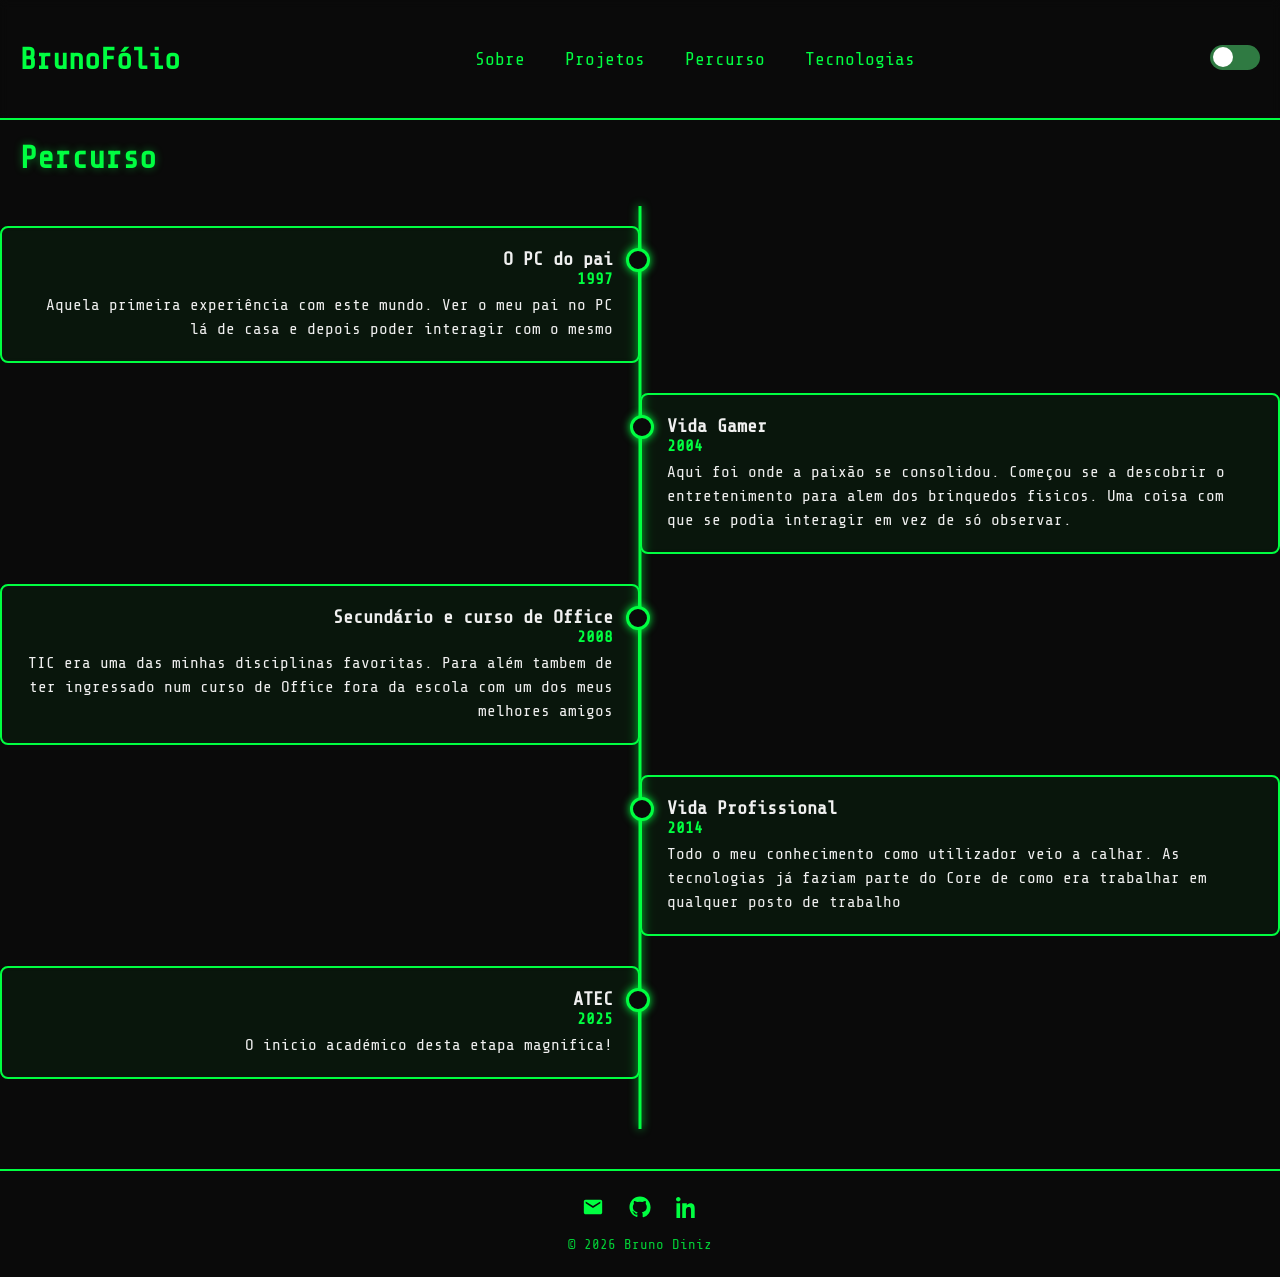
<file: pages/percurso.html>
<!DOCTYPE html>
<html lang="pt">
<head>
    <meta charset="UTF-8">
    <meta name="viewport" content="width=device-width, initial-scale=1.0">
    <link href="https://fonts.googleapis.com/css2?family=Share+Tech+Mono&display=swap" rel="stylesheet">
    <link rel="stylesheet" href="../css/style.css">
    <link rel="stylesheet" href="../css/percurso.css">
    <title>Percurso</title>
    <script src="/js/components.js" defer></script>
    <script src="/js/nav.js" defer></script>
    <script src="/js/darkmode.js" defer></script>
    <script src="/js/scrollreveal.js" defer></script>

</head>
<body>
    <div id ="header-placeholder"></div>
    <main>
        <h1>Percurso</h1>
        <div class="timeline">
            <ul>
                <li>
                    <h3>O PC do pai</h3>
                    <p class="ano">1997</p>
                    <p class="descricao">Aquela primeira experiência com este mundo. Ver o meu pai no PC lá de casa e depois poder interagir com o mesmo</p>
                </li>
                <li>
                    <h3>Vida Gamer</h3>
                    <p class="ano">2004</p>
                    <p class="descricao">Aqui foi onde a paixão se consolidou. Começou se a descobrir o entretenimento para alem dos brinquedos fisicos. 
                        Uma coisa com que se podia interagir em vez de só observar.</p>
                </li>
                <li>
                    <h3>Secundário e curso de Office</h3>
                    <p class="ano">2008</p>
                    <p class="descricao">TIC era uma das minhas disciplinas favoritas. Para além tambem de ter ingressado num curso de Office fora da escola com um dos meus melhores amigos</p>
                </li>
                <li>
                    <h3>Vida Profissional</h3>
                    <p class="ano">2014</p>
                    <p class="descricao">Todo o meu conhecimento como utilizador veio a calhar. As tecnologias já faziam parte do Core de como era trabalhar em qualquer posto de trabalho</p>
                </li>
                <li>
                    <h3>ATEC</h3>
                    <p class="ano">2025</p>
                    <p class="descricao">O inicio académico desta etapa magnifica!</p>
                </li>
            </ul>
        </div>
       <div class="espaco"></div>

    </main>
    <div id ="footer-placeholder"></div>

</body>
</html>
</file>
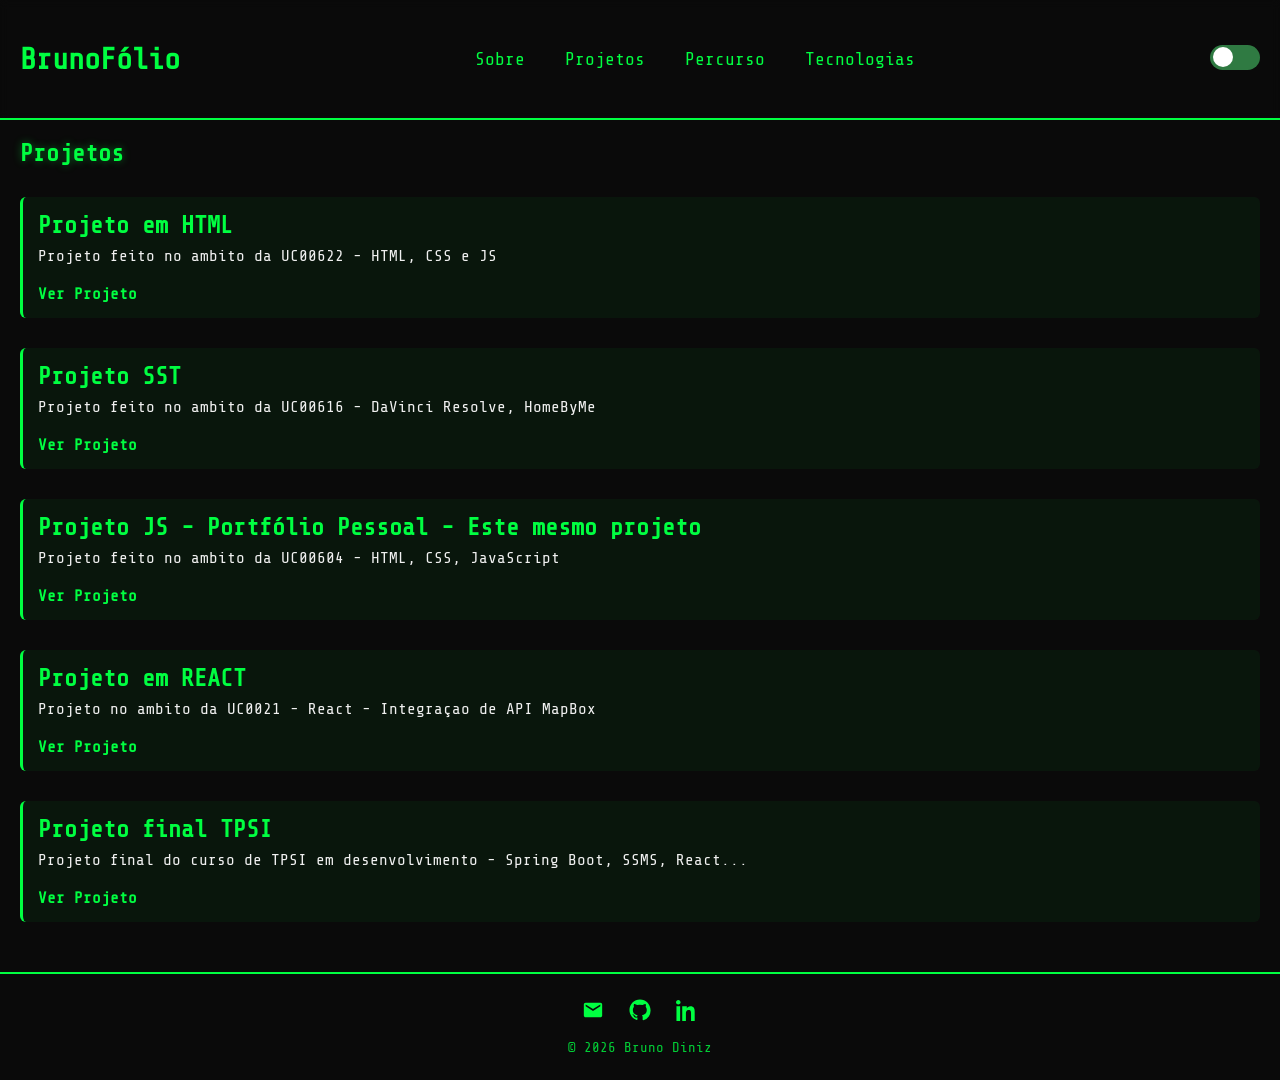
<file: pages/projetos.html>
<!DOCTYPE html>
<html lang="pt">
<head>
    <meta charset="UTF-8">
    <meta name="viewport" content="width=device-width, initial-scale=1.0">
    <link href="https://fonts.googleapis.com/css2?family=Share+Tech+Mono&display=swap" rel="stylesheet">
    <link rel="stylesheet" href="/css/style.css">
    <link rel="stylesheet" href="/css/projetos.css">
    <title>Projetos</title>
    <script src="/js/components.js" defer></script>
    <script src="/js/nav.js" defer></script>
    <script src="/js/darkmode.js" defer></script>
    <script src="/js/scrollreveal.js" defer></script>
</head>
<body>
    <div id ="header-placeholder"></div>
    <main>
        <section id="projetos">
    <h1>Projetos</h1>

    <div class="projeto">
        <h2>Projeto em HTML</h2>
        <p>Projeto feito no ambito da UC00622 - HTML, CSS e JS</p>
        <a href="https://github.com/KilsoZ/Projeto-Final-UC00622" target="_blank">Ver Projeto</a>
    </div>

    <div class="projeto">
        <h2>Projeto SST</h2>
        <p>Projeto feito no ambito da UC00616 - DaVinci Resolve, HomeByMe</p>
        <a href="https://www.canva.com/design/DAG-qhZY1a4/DpMr7sGABEREIO-H1tQ8Kw/view?utm_content=DAG-qhZY1a4&utm_campaign=designshare&utm_medium=link2&utm_source=uniquelinks&utlId=h975ada336d" target="_blank">Ver Projeto</a>
    </div>

    <div class="projeto">
        <h2>Projeto JS - Portfólio Pessoal - Este mesmo projeto</h2>
        <p>Projeto feito no ambito da UC00604 - HTML, CSS, JavaScript</p>
        <a href="https://github.com/KilsoZ/brunodinizprojecto604" target="_blank">Ver Projeto</a>
    </div>

    <div class="projeto">
        <h2>Projeto em REACT</h2>
        <p>Projeto no ambito da UC0021 - React - Integraçao de API MapBox</p>
        <a href="https://github.com/KilsoZ/UC00610---REACT" target="_blank">Ver Projeto</a>
    </div>

    <div class="projeto">
        <h2>Projeto final TPSI</h2>
        <p>Projeto final do curso de TPSI em desenvolvimento - Spring Boot, SSMS, React...</p>
        <a href="https://github.com/KilsoZ/psyflow" target="_blank">Ver Projeto</a>
    </div>


</section>

    </main>
    <div id ="footer-placeholder"></div>

</body>
</html>
</file>
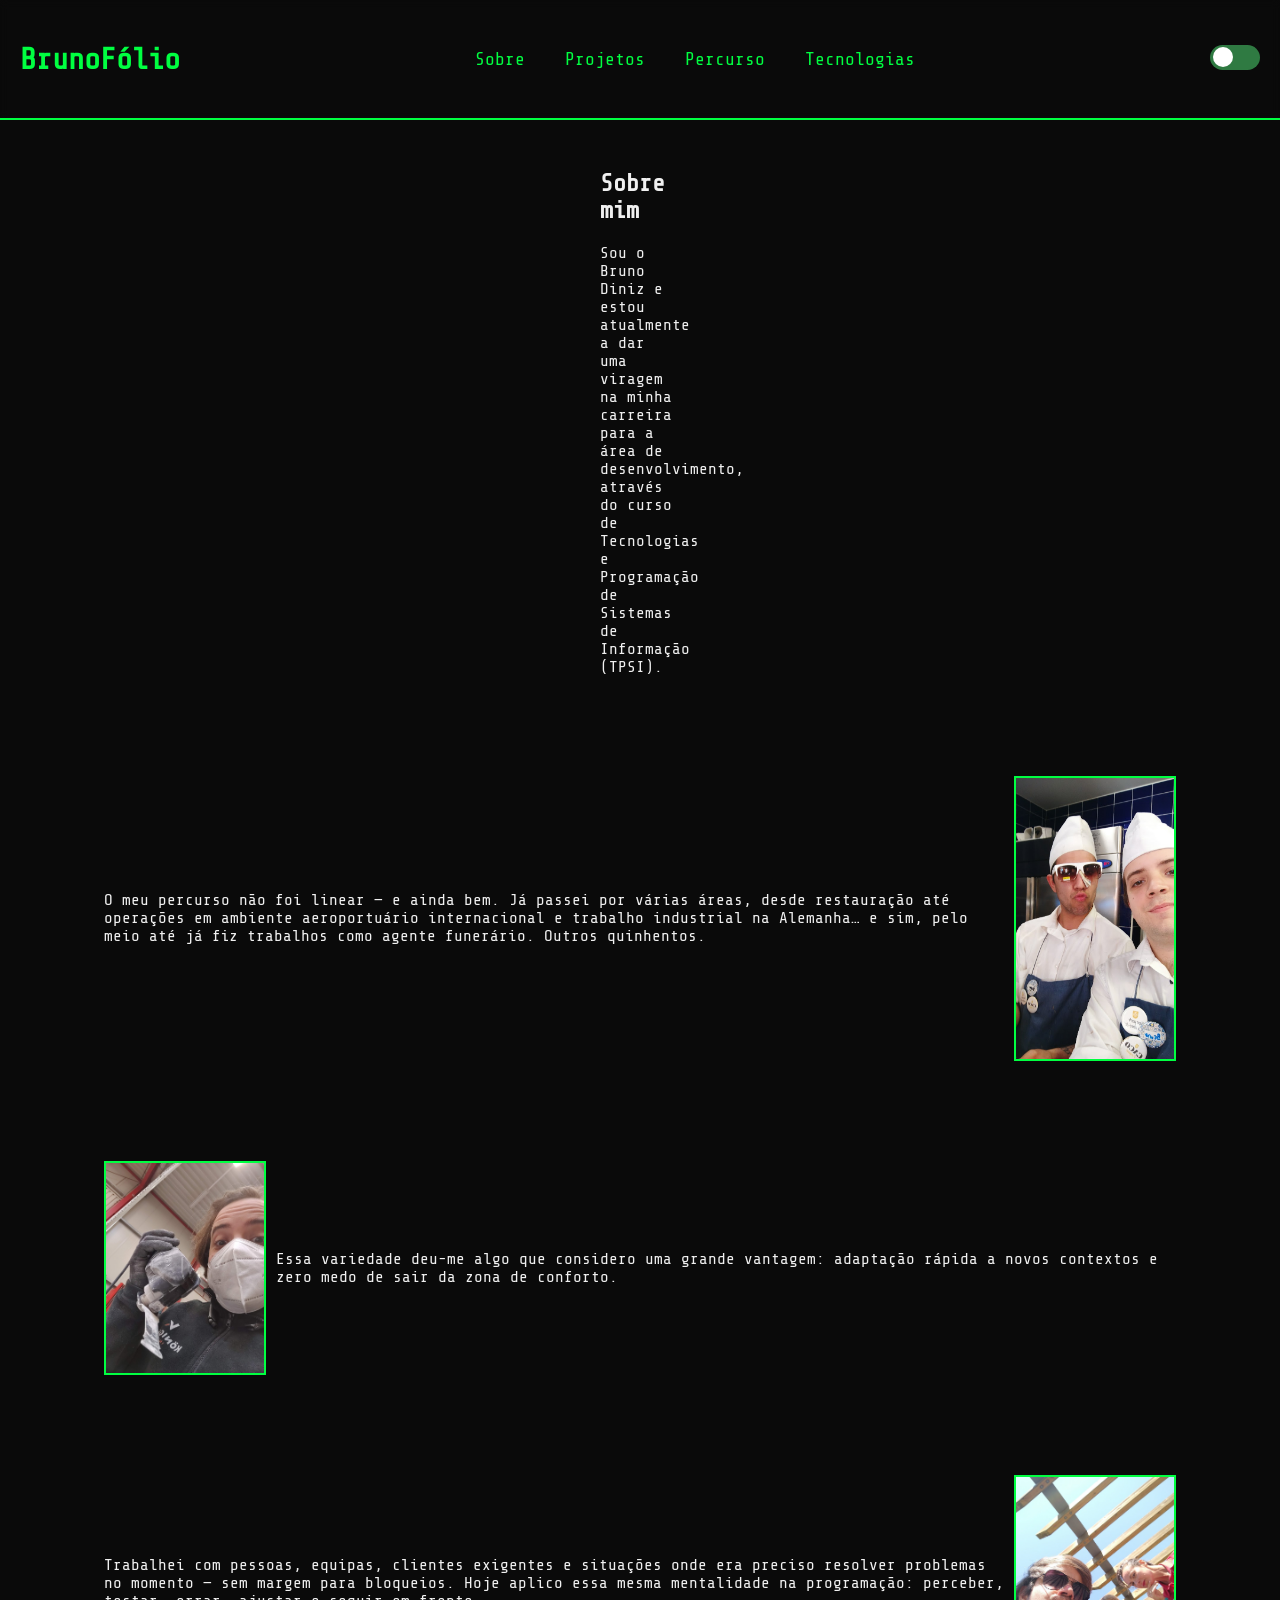
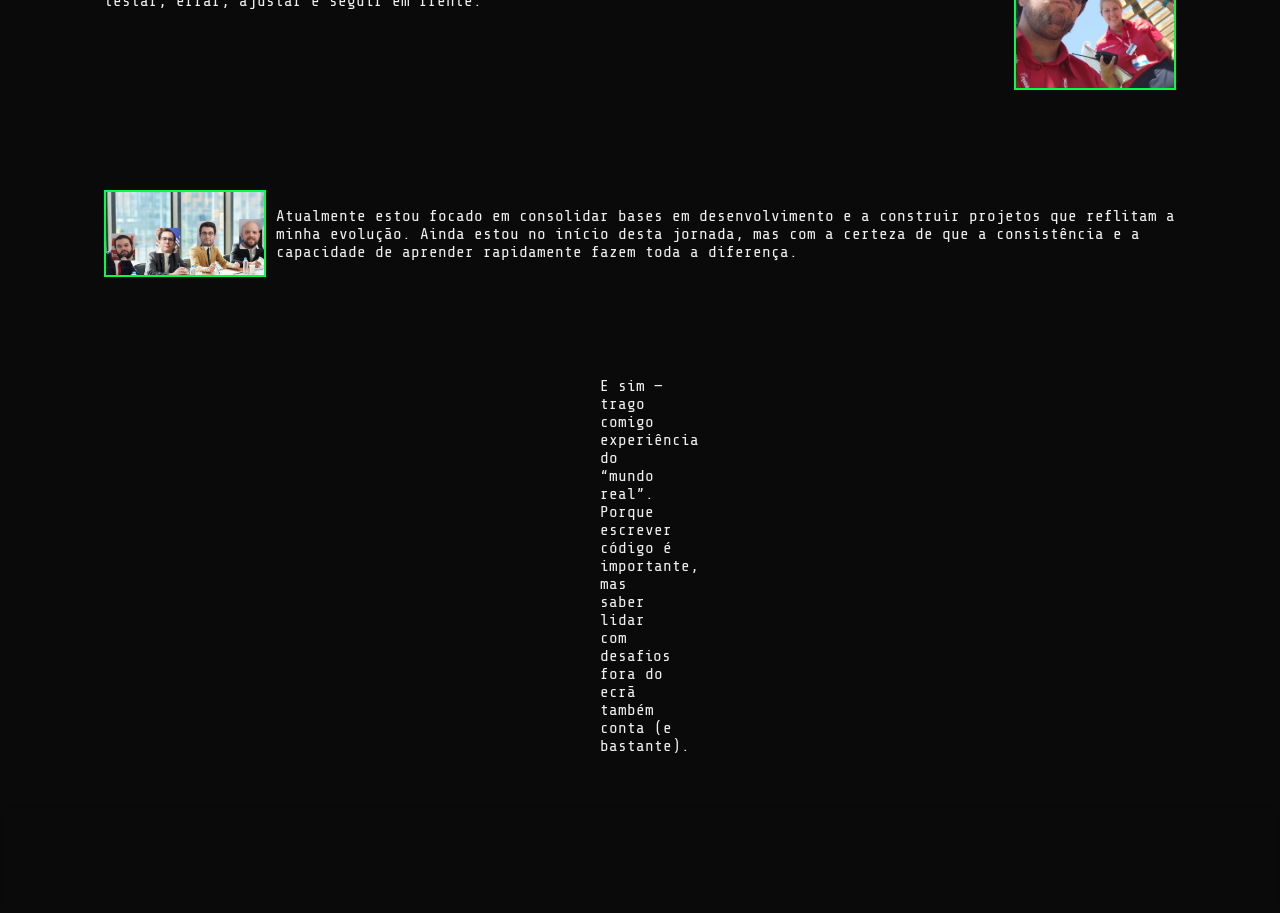
<file: pages/sobre.html>
<!DOCTYPE html>
<html lang="pt">
<head>
    <meta charset="UTF-8">
    <meta name="viewport" content="width=device-width, initial-scale=1.0">
    <link href="https://fonts.googleapis.com/css2?family=Share+Tech+Mono&display=swap" rel="stylesheet">
    <link rel="stylesheet" href="../css/style.css">
    <link rel="stylesheet" href="../css/sobre.css">
    <title>Sobre mim</title>
    <script src="../js/components.js" defer></script>
    <script src="../js/nav.js" defer></script>
    <script src="../js/darkmode.js" defer></script>
    <script src="../js/lightbox.js" defer></script>
</head>
<body>
    <div id ="header-placeholder"></div>
    <main>
        <div class="intro">
            <h2>Sobre mim</h2>
            <p>
            Sou o Bruno Diniz e estou atualmente a dar uma viragem na minha carreira para
             a área de desenvolvimento, através do curso de Tecnologias e Programação de Sistemas de Informação (TPSI).
            </p>
        </div>
        

            <div class="bio-bloco">
                <p>
                    O meu percurso não foi linear — e ainda bem. Já passei por várias áreas, desde restauração até operações em ambiente aeroportuário internacional
                    e trabalho industrial na Alemanha… e sim, pelo meio até já fiz trabalhos como agente funerário. Outros quinhentos.
                </p>
                <img src="../img/SM-CACO.jpg" alt="">
            </div>

            
            <div class="bio-bloco">
                <img src="../img/SM-ALEMANHA.jpg" alt="">
                <p>
                Essa variedade deu-me algo que considero uma grande vantagem: adaptação rápida a novos contextos e zero medo de sair da zona de conforto.
                </p>
            </div>
            

            <div class="bio-bloco">
                <p>
                Trabalhei com pessoas, equipas, clientes exigentes e situações onde era preciso resolver problemas no momento
                 — sem margem para bloqueios. Hoje aplico essa mesma mentalidade na programação: perceber, testar, errar, ajustar e seguir em frente.
                </p>
                <img src="../img/SM-Jet2.jpg" alt="">
            </div>
            

            <div class="bio-bloco">
                <img src="/img/Grupo.png" alt="">
                <p>
                Atualmente estou focado em consolidar bases em desenvolvimento e a construir projetos que reflitam a minha evolução. 
                Ainda estou no início desta jornada, mas com a certeza de que a consistência e a capacidade de aprender rapidamente fazem toda a diferença.
                </p>
            </div>
            
            <div class="end">
                <p>
                E sim — trago comigo experiência do “mundo real”. Porque escrever código é importante, mas saber lidar com desafios fora do ecrã também conta (e bastante).
                </p>
            </div>
            

    </main>
    <div id ="footer-placeholder"></div>

</body>
</html>
</file>
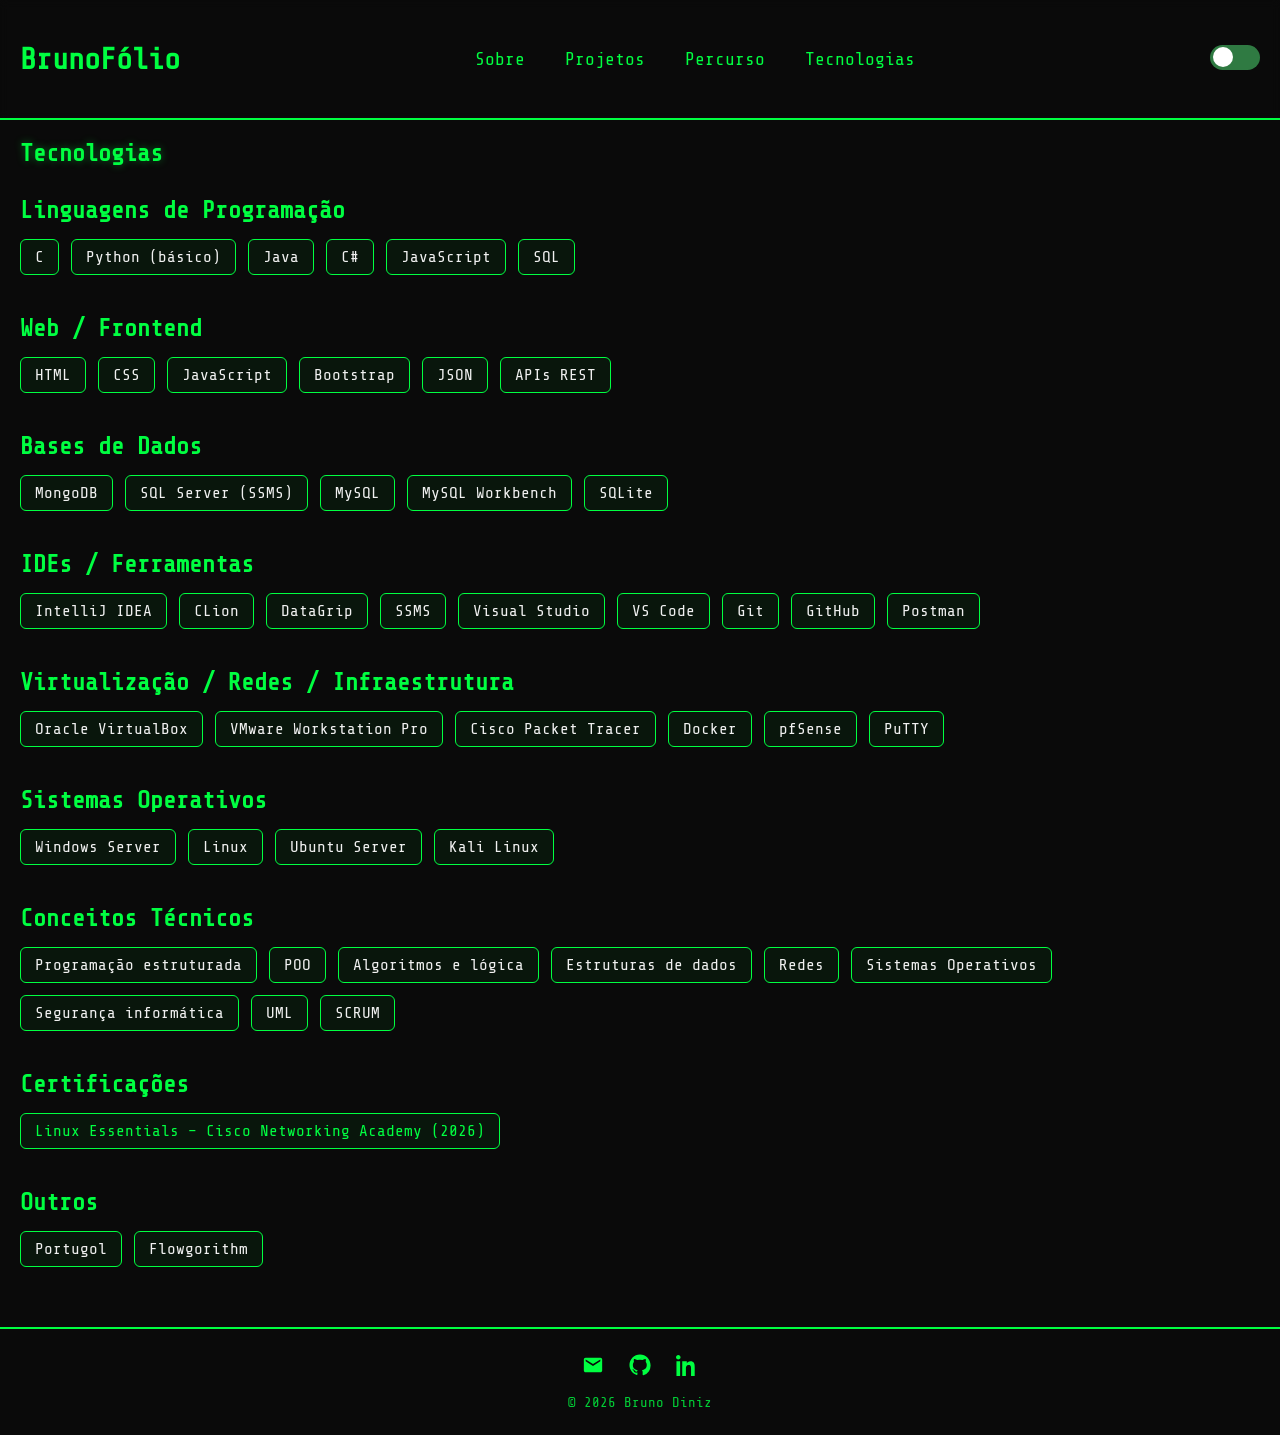
<file: pages/tecnologias.html>
<!DOCTYPE html>
<html lang="pt">
<head>
    <meta charset="UTF-8">
    <meta name="viewport" content="width=device-width, initial-scale=1.0">
    <link href="https://fonts.googleapis.com/css2?family=Share+Tech+Mono&display=swap" rel="stylesheet">
    <link rel="stylesheet" href="../css/style.css">
    <link rel="stylesheet" href="../css/tecnologias.css">
    <title>Tecnologias</title>
    <script src="../js/components.js" defer></script>
    <script src="/js/nav.js" defer></script>
    <script src="/js/darkmode.js" defer></script>
    <script src="/js/scrollreveal.js"></script>
</head>
<body>
    <div id ="header-placeholder"></div>
    <main>
        <section id="tecnologias">
    <h1>Tecnologias</h1>

    <div class="tech-category">
        <h2>Linguagens de Programação</h2>
        <div class="tech-grid">
            <span>C</span>
            <span>Python (básico)</span>
            <span>Java</span>
            <span>C#</span>
            <span>JavaScript</span>
            <span>SQL</span>

        </div>
    </div>

    <div class="tech-category">
        <h2>Web / Frontend</h2>
        <div class="tech-grid">
            <span>HTML</span>
            <span>CSS</span>
            <span>JavaScript</span>
            <span>Bootstrap</span>
            <span>JSON</span>
            <span>APIs REST</span>
        </div>
    </div>

    <div class="tech-category">
        <h2>Bases de Dados</h2>
        <div class="tech-grid">
            <span>MongoDB</span>
            <span>SQL Server (SSMS)</span>
            <span>MySQL</span>
            <span>MySQL Workbench</span>
            <span>SQLite</span>
        </div>
    </div>

    <div class="tech-category">
        <h2>IDEs / Ferramentas</h2>
        <div class="tech-grid">
            <span>IntelliJ IDEA</span>
            <span>CLion</span>
            <span>DataGrip</span>
            <span>SSMS</span>
            <span>Visual Studio</span>
            <span>VS Code</span>
            <span>Git</span>
            <span>GitHub</span>
            <span>Postman</span>
        </div>
    </div>

    <div class="tech-category">
        <h2>Virtualização / Redes / Infraestrutura</h2>
        <div class="tech-grid">
            <span>Oracle VirtualBox</span>
            <span>VMware Workstation Pro</span>
            <span>Cisco Packet Tracer</span>
            <span>Docker</span>
            <span>pfSense</span>
            <span>PuTTY</span>
        </div>
    </div>

    <div class="tech-category">
        <h2>Sistemas Operativos</h2>
        <div class="tech-grid">
            <span>Windows Server</span>
            <span>Linux</span>
            <span>Ubuntu Server</span>
            <span>Kali Linux</span>
        </div>
    </div>

    <div class="tech-category">
        <h2>Conceitos Técnicos</h2>
        <div class="tech-grid">
            <span>Programação estruturada</span>
            <span>POO</span>
            <span>Algoritmos e lógica</span>
            <span>Estruturas de dados</span>
            <span>Redes</span>
            <span>Sistemas Operativos</span>
            <span>Segurança informática</span>
            <span>UML</span>
            <span>SCRUM</span>
        </div>
    </div>
    
    <div class="tech-category">
    <h2>Certificações</h2>
    <div class="tech-grid">
        <a href="/assets/certificacoes/Linux_Essentials_certificate_brunomiguelr93-gmail-com_16793d82-77bc-4bc1-963e-2449dc51276d.pdf" target="_blank" class="cert-link">
            Linux Essentials – Cisco Networking Academy (2026)
        </a>
    </div>
    </div>


    <div class="tech-category">
        <h2>Outros</h2>
        <div class="tech-grid">
            <span>Portugol</span>
            <span>Flowgorithm</span>
        </div>
    </div>
</section>

    </main>
    <div id ="footer-placeholder"></div>

</body>
</html>
</file>
<file: css/style.css>
* {
    margin: 0;
    padding: 0;
    box-sizing: border-box;
}

:root {
    --cor-de-fundo: #0a0a0a;
    --cor-de-texto: #f0f0f0;
    --cor-de-destaque: #00ff41;
    --header-height: 120px;

}

body.light-mode{
    --cor-de-fundo:#e8ffe8;
    --cor-de-texto:#0a0a0a;
    --cor-de-destaque:#007a1f;
}



.hamburger{
    display: none;
}

.hamburger span{
    display:block;
    width: 35px;
    height: 2px;
    margin-bottom: 5px;
    background-color: var(--cor-de-destaque);
}

.hamburger span:last-child{
    margin-bottom: 0;
}

.btn {
    display: inline-block;
    margin-top: 20px;
    padding: 10px 20px;
    background-color: var(--cor-de-destaque);
    color: var(--cor-de-fundo);
    text-decoration: none;
    font-size: 18px;
    transition: background-color 0.3s ease;
}

#darkmode-toggle {
    display: none;
}

.dark-mode-toggle label {
    display: inline-block;
    width: 50px;
    height: 25px;
    background-color: #2f7a42;
    border-radius: 25px;
    position: relative;
    cursor: pointer;
}

.dark-mode-toggle label::before {
    content: '';
    position: absolute;
    width: 20px;
    height: 20px;
    background-color: white;
    border-radius: 50%;
    top: 2.5px;
    left: 2.5px;
    transition: transform 0.3s ease;
}

#darkmode-toggle:checked + label::before {
    transform: translateX(25px);
}


body{
    font-family: 'Share Tech Mono', monospace;
    background-color: var(--cor-de-fundo);
    color: var(--cor-de-texto);
    z-index: 0;
}

header {
    position: fixed;
    top:0;
    left:0;
    width: 100%;
    display: flex;
    justify-content: space-between;
    align-items: center;
    padding: 20px;
    background-color: transparent;
    border-bottom: var(--cor-de-destaque) 2px solid;
    height: var(--header-height);
    backdrop-filter: blur(5px);
    -webkit-backdrop-filter: blur(5px);
    z-index: 10;
}

.logo {
    font-size: 30px;
    font-weight: bold;
    color: var(--cor-de-destaque);
}

.logo a{
    text-decoration: none;
    color: var(--cor-de-destaque);
    transition: color 0.3s ease;
}

nav {
    flex: 1;
    display: flex;
    justify-content: center;
}

.nav-links {
    display: flex;
    gap: 40px;
    list-style: none;

}

.nav-links a {
    text-decoration: none;
    color: var(--cor-de-destaque);
    font-size: 18px;
    transition: color 0.3s ease;
}

.nav-links a:hover {
    color: var(--cor-de-texto);
}

main {
    padding-top: var(--header-height);
   
}

section {
    padding: 20px 0;
}

#hero {
    display: flex;
    align-items: center;
    justify-content: center;
    min-height: 80vh;
    position:relative
}

#hero h1 {
    font-size: 48px;
    margin-bottom: 20px;
    color: var(--cor-de-destaque)
}

#hero h2 {
    font-size: 24px;
    margin-bottom: 20px;
}

#hero p {
    font-size: 20px;
}

#hero .btn{
    align-self: center;
}

.hero-text {
    display: flex;
    flex-direction: column;
    gap: 20px;
    text-align: center;
    align-items: center;
}

#hero .headshot {
    float: right; 
    margin-left: 100px; 
    margin-bottom: 15px; 
    border: 3px solid var(--cor-de-destaque); 
    border-radius: 50%; 
    overflow: hidden;
    width: 200px; 
    height: auto;
    box-shadow: 0 0 12px rgba(0,0,0,0.15);
}

#matrix-canvas {
    position: absolute;
    top: 0;
    left: 0;
    width: 100%;
    height: 100%;
    z-index: -1;   
    background-color: rgb(0, 0, 0); 
    border-bottom: var(--cor-de-destaque) 2px solid;
}

.cards-container {
    display: flex;
    flex-wrap: wrap;                 
    justify-content: center;         
    gap: 40px;                       
    padding: 0 20px;                 
}

.card {
    background: var(--cor-de-fundo);
    border: 2px solid var(--cor-de-destaque);
    border-radius: 8px;
    overflow: hidden;
    width: 100%;
    max-width: 350px;                
    transition: transform 0.3s ease, box-shadow 0.3s ease;
}

.card:hover {
    transform: translateY(-5px);
    box-shadow: 0 0 15px var(--cor-de-destaque);
}

.card img {
    width: 100%;
    height: 180px;
    object-fit: cover;
    border-bottom: 2px solid var(--cor-de-destaque);
}

.card-text {
    padding: 15px;
    text-align: center;
}

.card-text h3 {
    margin-bottom: 10px;
    color: var(--cor-de-destaque);
}

.card-text p {
    margin-bottom: 8px;
}

#projetos .btn {
    margin-left: 50px;
    align-self: center;
}


#galeria {
    padding-top: 15px;
}

.gallery-container{
    padding-left: 50px;
    padding-right: 50px;
    display: grid;
    grid-template-columns:repeat(3, 1fr);
    gap: 10px;
}

#galeria h2{
    margin-bottom: 15px;
    padding-left: 50px
}

.gallery-container img {
    width: 100%;
    height: 400px;
    object-fit: cover;
}

#galeria .btn {
    margin-left: 50px;
}

#tecnologias {
    padding-left: 50px;
    padding-right: 50px;
}

#tecnologias h2 {
    /*padding-left: 50px;*/
    margin-bottom: 15px;
}

.tecnologia {
    /*padding-left: 50px;
    padding-right: 50px;*/
    margin-bottom: 10px;
}

.barra {
    height: 25px;
    width: 100%;
    margin-top: 20px;
    background-color: #2f7a42;
}

.preenchimento {
    height: 25px;
    background-color: var(--cor-de-destaque);
}

footer {
    display: flex;
    flex-direction: column;
    align-items: center;
    padding: 25px 0;
    border-top: 2px solid var(--cor-de-destaque);
    background: var(--cor-de-fundo);
    backdrop-filter: blur(4px);
    gap: 15px;
}

.footer-icons {
    display: flex;
    gap: 25px;
}

.footer-icon svg {
    transition: transform 0.2s ease, filter 0.3s ease;
}

.footer-icon:hover svg {
    transform: scale(1.2);
    filter: drop-shadow(0 0 6px var(--cor-de-destaque));
}

footer p {
    color: var(--cor-de-destaque);
    opacity: 0.8;
    font-size: 14px;
}


.modal-overlay {
  position: fixed;
  top: 0;
  left: 0;
  width: 100%;
  height: 100%;
  background: rgba(0,0,0,0.6);
  display: none;
  justify-content: center;
  align-items: center;
  z-index: 9999;
}

.modal-content {
  background: rgb(43, 43, 43);
  padding: 30px;
  width: 90%;
  max-width: 450px;
  border-radius: 10px;
  animation: fadeIn 0.3s ease;
}

.close-modal {
  float: right;
  font-size: 28px;
  cursor: pointer;
}

.modal-content input,
.modal-content textarea {
  width: 100%;
  padding: 10px;
  margin-bottom: 15px;
  border-radius: 6px;
  border: 1px solid #ccc;
}

.btn-enviar {
  width: 100%;
  padding: 12px;
  background: var(--cor-de-destaque);
  color: var(--cor-de-fundo);
  border: none;
  border-radius: 6px;
  cursor: pointer;
}

.btn-enviar:hover {
  background: #2f7a42;
}

@keyframes fadeIn {
  from { opacity: 0; transform: scale(0.95); }
  to { opacity: 1; transform: scale(1); }
}


@media (max-width: 768px){
    .hamburger {
        display:block
    }

    .nav-links{
        display:none
    }

    .nav-links.active{
        display: flex;
        flex-direction: column;
        position: fixed;
        top: var(--header-height);
        left: 0;
        width: 100%;
        gap:0;
        background-color: var(--cor-de-fundo);
        border-bottom: var(--cor-de-destaque) 2px solid;
    }

    .nav-links.active a {
        display: block;
        width: 100%;
        border-bottom: var(--cor-de-destaque) 2px solid;
        padding: 10px;
    }

    .nav-links.active li {
        padding: 0;
    }

     .cards-container {
        padding: 0 10px;
        gap: 20px;
    }

    .card {
        max-width: 100%;             /* ocupa a largura total */
    }

    .card img {
        height: 150px;
    }
}
</file>
<file: css/percurso.css>
/* ===== TÍTULO ===== */
h1 {
    color: var(--cor-de-destaque);
    padding-left: 20px;
    padding-top: 20px;
    margin-bottom: 30px;
    text-shadow: 0 0 8px rgba(0,255,65,0.4);
}

/* ===== ESPAÇAMENTO FINAL ===== */
.espaco {
    padding-bottom: 40px;
}

/* ===== TIMELINE ===== */
.timeline {
    position: relative;
    padding: 20px 0;
}

/* Linha central */
.timeline::before {
    content: "";
    position: absolute;
    width: 3px;
    background-color: var(--cor-de-destaque);
    top: 0;
    bottom: 0;
    left: 50%;
    transform: translateX(-50%);
    box-shadow: 0 0 10px var(--cor-de-destaque);
}

/* Cada item */
.timeline li {
    list-style: none;
    max-width: 50%;
    position: relative;
    background-color: rgba(0, 255, 65, 0.05);
    border: 2px solid var(--cor-de-destaque);
    border-radius: 8px;
    margin-bottom: 30px;
    padding: 20px 25px;
    backdrop-filter: blur(3px);
    animation: fadeSlide 0.6s ease forwards;
    opacity: 0;
    transform: translateY(30px);
    transition: all 0.6s ease
    
}

.timeline li.show {
    opacity: 1;
    transform: translateY(0);
}

/* Animação */
@keyframes fadeSlide {
    from {
        opacity: 0;
        transform: translateY(20px);
    }
    to {
        opacity: 1;
        transform: translateY(0);
    }
}

/* Bolinha */
.timeline li::before {
    content: '';
    position: absolute;
    width: 18px;
    height: 18px;
    background-color: var(--cor-de-fundo);
    border: 3px solid var(--cor-de-destaque);
    border-radius: 50%;
    top: 20px;
    z-index: 2;
    box-shadow: 0 0 8px var(--cor-de-destaque);
}

/* Texto */
.ano {
    color: var(--cor-de-destaque);
    font-weight: bold;
    margin-bottom: 5px;
}

.descricao {
    line-height: 1.5;
}

/* ===== ALINHAMENTO ESQUERDA / DIREITA ===== */
.timeline li:nth-child(odd) {
    margin-right: 50%;
    text-align: right;
}

.timeline li:nth-child(odd)::before {
    right: -12px;
}

.timeline li:nth-child(even) {
    margin-left: 50%;
}

.timeline li:nth-child(even)::before {
    left: -12px;
}

/* ===== MOBILE ===== */
@media (max-width: 768px) {

    .timeline::before {
        left: 25px;
    }

    .timeline li {
        max-width: 85%;
        margin-left: 50px;
        text-align: left;
        padding-left: 35px;
        opacity: 1; /* animação opcional no mobile */
    }

    .timeline li::before {
        left: -12px;
        right: auto;
    }

    .timeline li:nth-child(odd),
    .timeline li:nth-child(even) {
        margin-right: 0;
        margin-left: 50px;
    }
}
</file>
<file: css/projetos.css>
#projetos {
    padding: 20px;
}

#projetos h1 {
    color: var(--cor-de-destaque);
    margin-bottom: 30px;
    text-shadow: 0 0 8px rgba(0,255,65,0.4);
}

.projeto {
    margin-bottom: 30px;
    padding: 15px;
    border-left: 3px solid var(--cor-de-destaque);
    background: rgba(0,255,65,0.05);
    border-radius: 6px;
    opacity: 0;
    transform: translateY(20px);
    transition: 0.4s ease;
}

.projeto.show {
    opacity: 1;
    transform: translateY(0);
}

.projeto h2 {
    margin-bottom: 8px;
    color: var(--cor-de-destaque);
}

.projeto a {
    color: var(--cor-de-destaque);
    text-decoration: none;
    font-weight: bold;
    margin-top: 20px;
    display: inline-block;
}

.projeto a:hover {
    text-decoration: underline;
}
</file>
<file: css/sobre.css>
.intro {
    padding: 50px 600px;
}

.intro h2{
    padding-bottom:20px;
}


.bio-bloco{
    display: flex; 
    align-items: center;
    justify-content: center;
    padding: 50px 100px;
    gap:10px ;
}

.bio-bloco p{
    flex: 1;
    max-width: 900px;
}

.bio-bloco img{
    flex: 1;
    max-width: 15%;
    height: auto;
    object-fit: cover;
    border: var(--cor-de-destaque) 2px solid
}

.end {
    padding: 50px 600px;
}

.lightbox-overlay {
    position: fixed;
    top: 0;
    left: 0;
    width: 100%;
    height: 100%;
    background-color: rgba(0, 0, 0, 0.9);
    z-index: 1000;
    display: flex;
    align-items: center;
    justify-content: center;
}
</file>
<file: css/tecnologias.css>
#tecnologias {
    padding: 20px;
}

#tecnologias h1 {
    color: var(--cor-de-destaque);
    margin-bottom: 30px;
    text-shadow: 0 0 8px rgba(0,255,65,0.4);
}

/* Categorias */
.tech-category {
    margin-bottom: 40px;
}

.tech-category h2 {
    color: var(--cor-de-destaque);
    margin-bottom: 15px;
}

/* Grelha de tecnologias */
.tech-grid {
    display: flex;
    flex-wrap: wrap;
    gap: 12px;
}

.tech-grid span {
    border: 1px solid var(--cor-de-destaque);
    padding: 8px 14px;
    border-radius: 6px;
    background: rgba(0,255,65,0.05);
    transition: opacity 0.4s ease, transform 0.4s ease;
    opacity: 0;
    transform: translateY(20px);
}

.tech-grid span.show {
    opacity: 1;
    transform: translateY(0);
}

.tech-grid span:hover {
    background: rgba(0,255,65,0.15);
    box-shadow: 0 0 10px var(--cor-de-destaque);
}

.cert-link {
    border: 1px solid var(--cor-de-destaque);
    padding: 8px 14px;
    border-radius: 6px;
    background: rgba(0,255,65,0.05);
    color: var(--cor-de-destaque);
    text-decoration: none;
    transition: 0.3s ease;
    opacity: 0;
    transform: translateY(20px);
    display: inline-block;
}

.cert-link.show {
    opacity: 1;
    transform: translateY(0);
}

.cert-link:hover {
    background: rgba(0,255,65,0.15);
    box-shadow: 0 0 10px var(--cor-de-destaque);
}



@media (max-width: 768px) {

    #tecnologias h1 {
        font-size: 26px;
        text-align: center;
    }

    .tech-category {
        margin-bottom: 30px;
    }

    .tech-grid {
        gap: 10px;
    }

    .tech-grid span {
        width: 100%;
        text-align: center;
        padding: 12px;
        border-width: 2px;
    }
}
</file>
